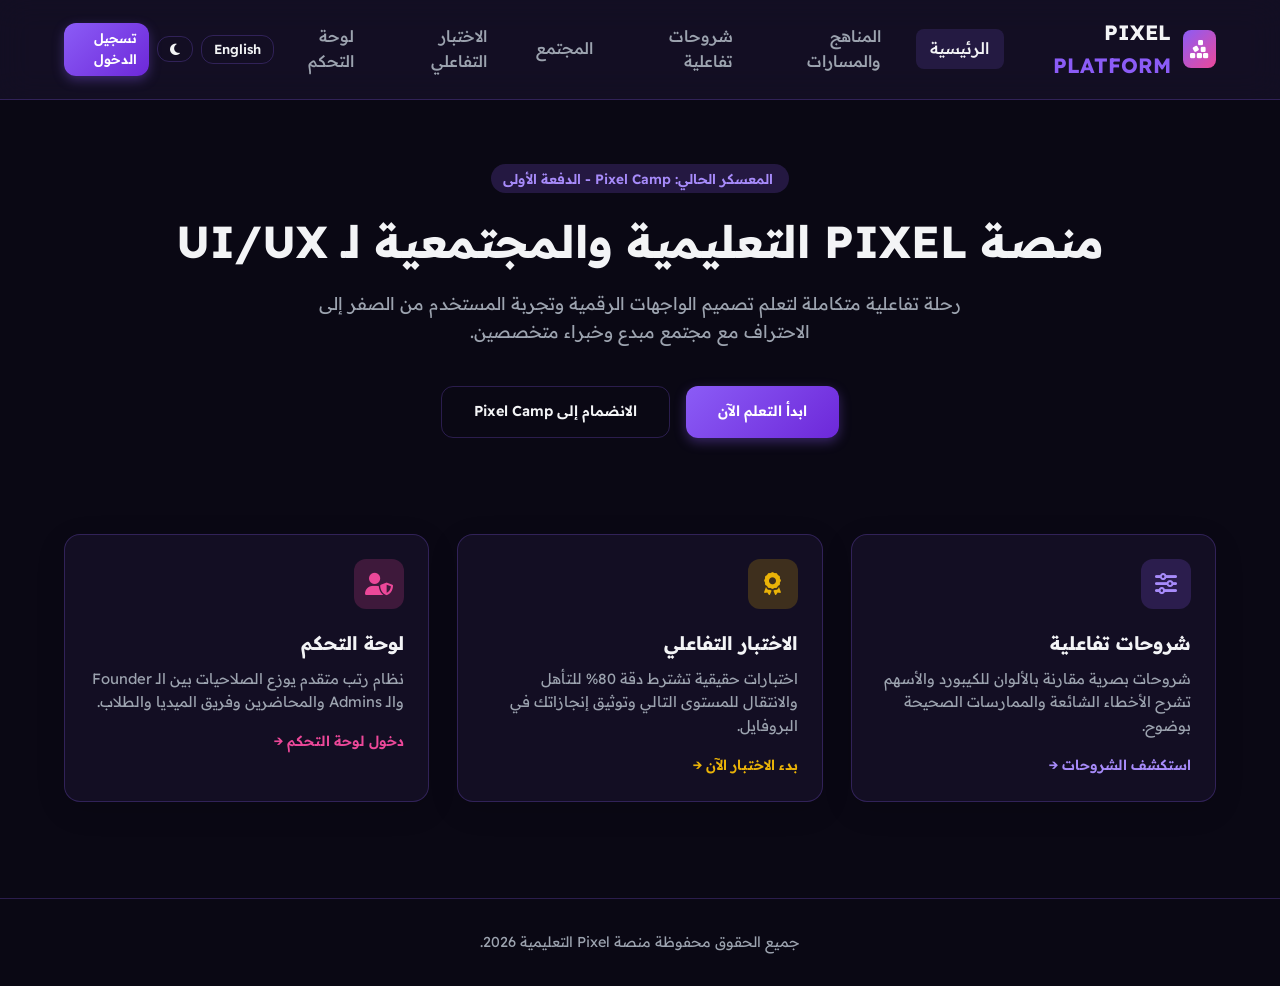
<file: index.html>
<!DOCTYPE html>
<html lang="ar" dir="rtl">
<head>
  <meta charset="UTF-8">
  <meta name="viewport" content="width=device-width, initial-scale=1.0">
  <title>Pixel UI/UX Educational Platform | المنصة التعليمية والمجتمعية</title>
  <meta name="description" content="منصة Pixel التعليمية والمجتمعية المتكاملة لتعلم UI/UX من الصفر إلى الاحتراف بمسارات تفاعلية واختبارات قياس مستوى ودعم مجتمعي.">
  
  <link rel="preconnect" href="https://fonts.googleapis.com">
  <link rel="preconnect" href="https://fonts.gstatic.com" crossorigin>
  <link href="https://fonts.googleapis.com/css2?family=Outfit:wght@400;500;600;700;800&family=Readex+Pro:wght@300;400;500;600;700&display=swap" rel="stylesheet">
  <link rel="stylesheet" href="https://cdnjs.cloudflare.com/ajax/libs/font-awesome/6.5.1/css/all.min.css">
  <link rel="stylesheet" href="css/style.css">
</head>
<body>

  <!-- Main Navbar Header -->
  <header class="navbar">
    <div class="container nav-container">
      <a href="index.html" class="logo">
        <span class="logo-icon"><i class="fa-solid fa-cubes-stacked"></i></span>
        <span>PIXEL <span style="color: var(--primary-purple);">PLATFORM</span></span>
      </a>

      <nav class="nav-links">
        <a href="index.html" class="nav-link active" data-i18n="navHome">الرئيسية</a>
        <a href="pages/levels.html" class="nav-link" data-i18n="navCourses">المناهج والمسارات</a>
        <a href="pages/lesson-detail.html" class="nav-link" data-i18n="navSliders">شروحات تفاعلية</a>
        <a href="../Pixel-Community/index.html" class="nav-link" data-i18n="navCommunity">المجتمع</a>
        <a href="pages/quiz.html" class="nav-link" data-i18n="navQuiz">الاختبار التفاعلي</a>
        <a href="pages/dashboard.html" class="nav-link" data-i18n="navDashboard">لوحة التحكم</a>
      </nav>

      <div class="controls-group">
        <button class="btn btn-outline btn-sm lang-toggle-btn" onclick="window.i18n.toggleLang()">English</button>
        <button class="btn btn-outline btn-sm" onclick="window.i18n.toggleTheme()"><i class="fa-solid fa-moon"></i></button>
        <a href="pages/login.html" class="btn btn-primary btn-sm" id="auth-nav-btn" data-i18n="navLogin">تسجيل الدخول</a>
      </div>
    </div>
  </header>

  <!-- Hero Section -->
  <section class="container" style="padding: 4rem 1.5rem; text-align: center;">
    <div class="badge badge-purple" style="margin-bottom: 1.25rem; font-size: 0.85rem;">
      <i class="fa-solid fa-sparkles"></i> <span data-i18n="activeCamp">المعسكر الحالي: Pixel Camp - الدفعة الأولى</span>
    </div>
    
    <h1 style="font-size: 2.8rem; font-weight: 800; margin-bottom: 1.25rem; line-height: 1.25;" data-i18n="heroTitle">
      منصة PIXEL التعليمية والمجتمعية لـ UI/UX
    </h1>
    
    <p style="max-width: 700px; margin: 0 auto 2.5rem; color: var(--text-muted); font-size: 1.1rem;" data-i18n="heroSubtitle">
      رحلة تفاعلية متكاملة لتعلم تصميم الواجهات الرقمية وتجربة المستخدم من الصفر إلى الاحتراف مع مجتمع مبدع وخبراء متخصصين.
    </p>

    <div style="display: flex; justify-content: center; gap: 1rem; flex-wrap: wrap;">
      <a href="pages/lesson-detail.html" class="btn btn-primary" style="padding: 0.85rem 2rem;" data-i18n="startLearning">
        ابدأ التعلم الآن <i class="fa-solid fa-arrow-left"></i>
      </a>
      <a href="pages/signup.html" class="btn btn-outline" style="padding: 0.85rem 2rem;" data-i18n="joinCamp">
        الانضمام إلى Pixel Camp
      </a>
    </div>
  </section>

  <!-- Features & Modules Overview Grid -->
  <section class="container" style="padding: 2rem 1.5rem 6rem;">
    <div style="display: grid; grid-template-columns: repeat(auto-fit, minmax(300px, 1fr)); gap: 1.75rem;">
      
      <!-- Feature 1 -->
      <div class="glass-card">
        <div style="width: 50px; height: 50px; border-radius: 12px; background: rgba(139, 92, 246, 0.2); color: var(--primary-glow); display: flex; align-items: center; justify-content: center; font-size: 1.4rem; margin-bottom: 1.25rem;">
          <i class="fa-solid fa-sliders"></i>
        </div>
        <h3 style="margin-bottom: 0.5rem;" data-i18n="navSliders">شروحات تفاعلية (Sliders)</h3>
        <p style="color: var(--text-muted); font-size: 0.925rem;">شروحات بصرية مقارنة بالألوان للكيبورد والأسهم تشرح الأخطاء الشائعة والممارسات الصحيحة بوضوح.</p>
        <a href="pages/lesson-detail.html" style="display: inline-block; margin-top: 1rem; color: var(--primary-glow); text-decoration: none; font-weight: 600; font-size: 0.875rem;">استكشف الشروحات &rarr;</a>
      </div>

      <!-- Feature 2 -->
      <div class="glass-card">
        <div style="width: 50px; height: 50px; border-radius: 12px; background: rgba(234, 179, 8, 0.2); color: #eab308; display: flex; align-items: center; justify-content: center; font-size: 1.4rem; margin-bottom: 1.25rem;">
          <i class="fa-solid fa-award"></i>
        </div>
        <h3 style="margin-bottom: 0.5rem;" data-i18n="navQuiz">اختبارات جادة وأوسمة إنجاز</h3>
        <p style="color: var(--text-muted); font-size: 0.925rem;">اختبارات حقيقية تشترط دقة 80% للتأهل والانتقال للمستوى التالي وتوثيق إنجازاتك في البروفايل.</p>
        <a href="pages/quiz.html" style="display: inline-block; margin-top: 1rem; color: #eab308; text-decoration: none; font-weight: 600; font-size: 0.875rem;">بدء الاختبار الآن &rarr;</a>
      </div>

      <!-- Feature 3 -->
      <div class="glass-card">
        <div style="width: 50px; height: 50px; border-radius: 12px; background: rgba(236, 72, 153, 0.2); color: #ec4899; display: flex; align-items: center; justify-content: center; font-size: 1.4rem; margin-bottom: 1.25rem;">
          <i class="fa-solid fa-user-shield"></i>
        </div>
        <h3 style="margin-bottom: 0.5rem;" data-i18n="navDashboard">نظام الصلاحيات والرتب (RBAC)</h3>
        <p style="color: var(--text-muted); font-size: 0.925rem;">نظام رتب متقدم يوزع الصلاحيات بين الـ Founder والـ Admins والمحاضرين وفريق الميديا والطلاب.</p>
        <a href="pages/dashboard.html" style="display: inline-block; margin-top: 1rem; color: #ec4899; text-decoration: none; font-weight: 600; font-size: 0.875rem;">دخول لوحة التحكم &rarr;</a>
      </div>

    </div>
  </section>

  <!-- Footer -->
  <footer style="border-top: 1px solid var(--border-color); padding: 2rem 0; text-align: center; color: var(--text-muted); font-size: 0.9rem;">
    <div class="container">
      <p data-i18n="footerText">جميع الحقوق محفوظة منصة Pixel التعليمية 2026.</p>
    </div>
  </footer>

  <script src="js/i18n.js"></script>
  <script src="js/auth.js"></script>
</body>
</html>
</file>
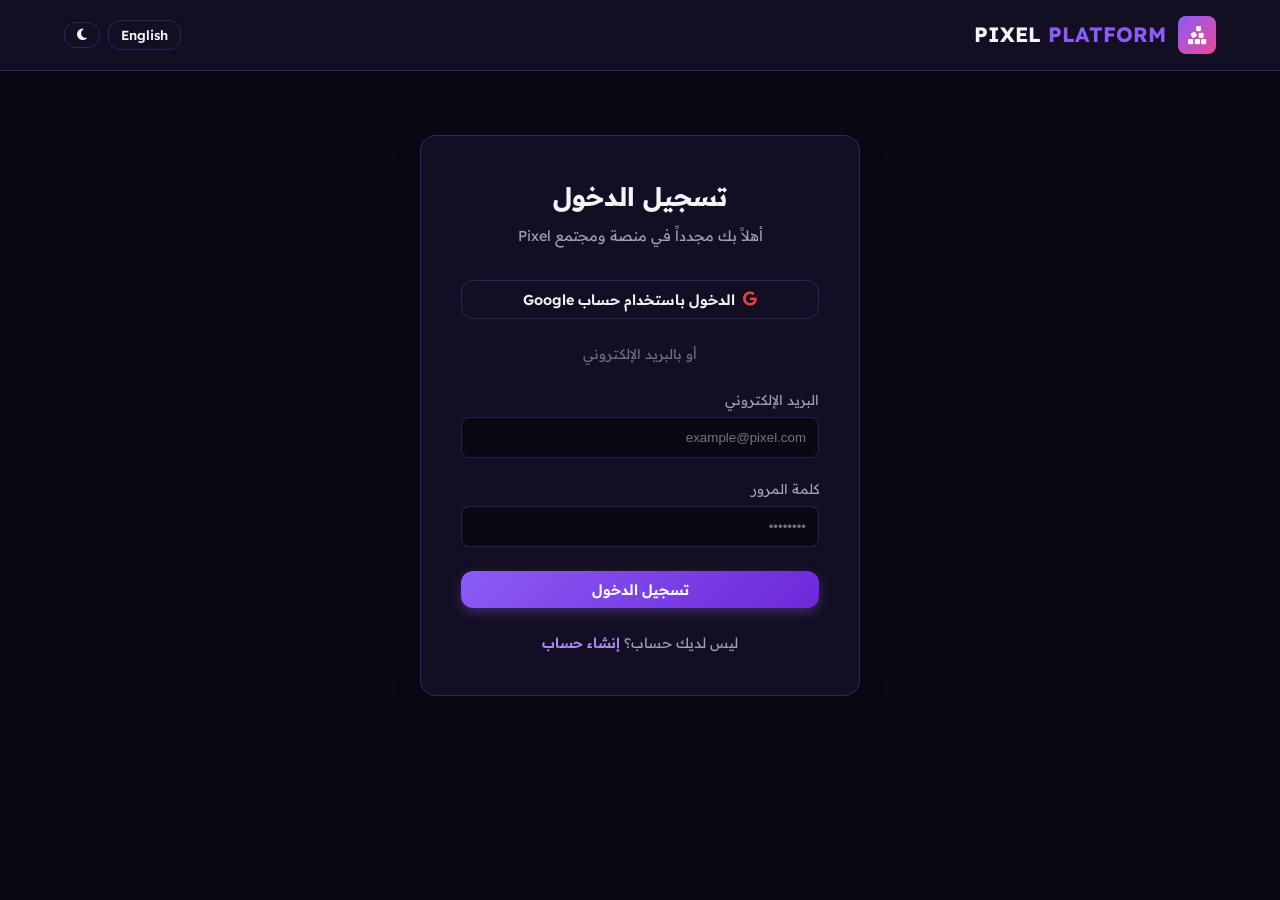
<file: pages/dashboard.html>
<!DOCTYPE html>
<html lang="ar" dir="rtl">
<head>
  <meta charset="UTF-8">
  <meta name="viewport" content="width=device-width, initial-scale=1.0">
  <title>لوحة التحكم والإدارة | Pixel UI/UX Platform</title>
  <link rel="preconnect" href="https://fonts.googleapis.com">
  <link rel="preconnect" href="https://fonts.gstatic.com" crossorigin>
  <link href="https://fonts.googleapis.com/css2?family=Outfit:wght@400;500;600;700&family=Readex+Pro:wght@300;400;500;600;700&display=swap" rel="stylesheet">
  <link rel="stylesheet" href="https://cdnjs.cloudflare.com/ajax/libs/font-awesome/6.5.1/css/all.min.css">
  <link rel="stylesheet" href="../css/style.css">
</head>
<body>
  <!-- Header Navbar -->
  <header class="navbar">
    <div class="container nav-container">
      <a href="../index.html" class="logo">
        <span class="logo-icon"><i class="fa-solid fa-cubes-stacked"></i></span>
        <span>PIXEL <span style="color: var(--primary-purple);">PLATFORM</span></span>
      </a>

      <nav class="nav-links">
        <a href="../index.html" class="nav-link" data-i18n="navHome">الرئيسية</a>
        <a href="levels.html" class="nav-link" data-i18n="navCourses">المناهج والمسارات</a>
        <a href="lesson-detail.html" class="nav-link" data-i18n="navSliders">شروحات تفاعلية</a>
        <a href="quiz.html" class="nav-link" data-i18n="navQuiz">الاختبار التفاعلي</a>
        <a href="dashboard.html" class="nav-link active" data-i18n="navDashboard">لوحة التحكم</a>
      </nav>

      <div class="controls-group">
        <button class="btn btn-outline btn-sm lang-toggle-btn" onclick="window.i18n.toggleLang()">English</button>
        <button class="btn btn-outline btn-sm" onclick="window.i18n.toggleTheme()"><i class="fa-solid fa-moon"></i></button>
        <button class="btn btn-outline btn-sm" id="logout-btn" onclick="window.pixelAuth.logout()" data-i18n="navLogout">تسجيل الخروج</button>
      </div>
    </div>
  </header>

  <!-- Dashboard Main Content -->
  <main class="container" style="padding: 3rem 1.5rem 6rem;">
    
    <!-- User Profile Banner -->
    <div class="glass-card" style="margin-bottom: 2rem; padding: 2rem; display: flex; flex-wrap: wrap; align-items: center; justify-content: space-between; gap: 1.5rem;">
      <div style="display: flex; align-items: center; gap: 1.25rem;">
        <div style="width: 60px; height: 60px; border-radius: 50%; background: linear-gradient(135deg, var(--primary-purple), #ec4899); display: flex; align-items: center; justify-content: center; font-size: 1.5rem; font-weight: 700; color: white;" id="user-avatar-initial">
          ع
        </div>
        <div>
          <h2 id="user-display-name" style="font-size: 1.4rem;">عبد الرحمن عمارة</h2>
          <p id="user-email" style="color: var(--text-muted); font-size: 0.9rem;"></p>
          <div style="margin-top: 0.5rem;" id="user-role-badge">
            <span class="badge badge-purple" id="role-text">Founder</span>
          </div>
        </div>
      </div>

      <div style="display: flex; gap: 1rem; flex-wrap: wrap;">
        <div style="background: rgba(139, 92, 246, 0.1); border: 1px solid var(--border-color); padding: 0.75rem 1.25rem; border-radius: var(--radius-md); text-align: center;">
          <span style="display: block; font-size: 0.75rem; color: var(--text-muted);" data-i18n="activeCamp">المعسكر الحالي</span>
          <strong style="color: var(--primary-glow);" id="user-camp-name">Pixel Camp - Round 1</strong>
        </div>
      </div>
    </div>

    <!-- Student View Grid -->
    <div style="display: grid; grid-template-columns: 1fr 1fr; gap: 2rem; margin-bottom: 3rem;" id="student-view-section">
      
      <!-- Progress & Badges Card -->
      <div class="glass-card">
        <h3 style="margin-bottom: 1.25rem; font-size: 1.15rem;" data-i18n="progressOverall"><i class="fa-solid fa-chart-pie" style="color: var(--primary-glow);"></i> نسبة إنجاز المسار التعليمي</h3>
        <div style="background: rgba(255, 255, 255, 0.05); height: 16px; border-radius: 50px; overflow: hidden; margin-bottom: 1.5rem;">
          <div id="progress-bar-fill" style="width: 85%; height: 100%; background: linear-gradient(90deg, var(--primary-purple), #ec4899); border-radius: 50px;"></div>
        </div>

        <h4 style="margin-bottom: 1rem; font-size: 1rem;">الأوسمة والإنجازات المكتسبة</h4>
        <div style="display: flex; gap: 0.75rem; flex-wrap: wrap;" id="user-badges-list">
          <span class="badge badge-gold"><i class="fa-solid fa-medal"></i> Master UI/UX</span>
          <span class="badge badge-purple"><i class="fa-solid fa-shield"></i> Founder</span>
        </div>
      </div>

      <!-- Top 3 Leaderboard Card -->
      <div class="glass-card">
        <h3 style="margin-bottom: 1.25rem; font-size: 1.15rem;" data-i18n="topLeaderboardTitle"><i class="fa-solid fa-trophy" style="color: #eab308;"></i> أفضل 3 طلاب في الدفعة (Top 3 in Camp)</h3>
        <div id="top3-leaderboard-container">
          <!-- Dynamically Injected Top 3 -->
        </div>
      </div>

    </div>

    <!-- Staff & Admin RBAC Control Panel (For Founder, Admins & Instructors) -->
    <div class="glass-card" id="admin-staff-panel" style="padding: 2rem;">
      <div style="display: flex; align-items: center; justify-content: space-between; margin-bottom: 1.5rem; border-bottom: 1px solid var(--border-light); padding-bottom: 1rem;">
        <h3><i class="fa-solid fa-user-gear" style="color: var(--primary-glow);"></i> <span data-i18n="adminPanelTitle">لوحة إدارة الرتب وتوزيع الطلاب (Admin & Staff Panel)</span></h3>
        <span class="badge badge-purple">صلاحيات الإدارة والـ Staff</span>
      </div>

      <div style="overflow-x: auto;">
        <table style="width: 100%; border-collapse: collapse; text-align: right;">
          <thead>
            <tr style="border-bottom: 1px solid var(--border-color); color: var(--text-muted);">
              <th style="padding: 0.75rem;">المستخدم</th>
              <th style="padding: 0.75rem;">البريد الإلكتروني</th>
              <th style="padding: 0.75rem;">الرتبة الحالية</th>
              <th style="padding: 0.75rem;">المعسكر / Round</th>
              <th style="padding: 0.75rem;">تغيير الرتبة (RBAC)</th>
            </tr>
          </thead>
          <tbody id="all-users-table-body">
            <!-- Dynamically Injected User Rows -->
          </tbody>
        </table>
      </div>
    </div>

  </main>

  <script src="../js/i18n.js"></script>
  <script src="../js/auth.js"></script>
  <script src="../js/dashboard.js"></script>
</body>
</html>
</file>
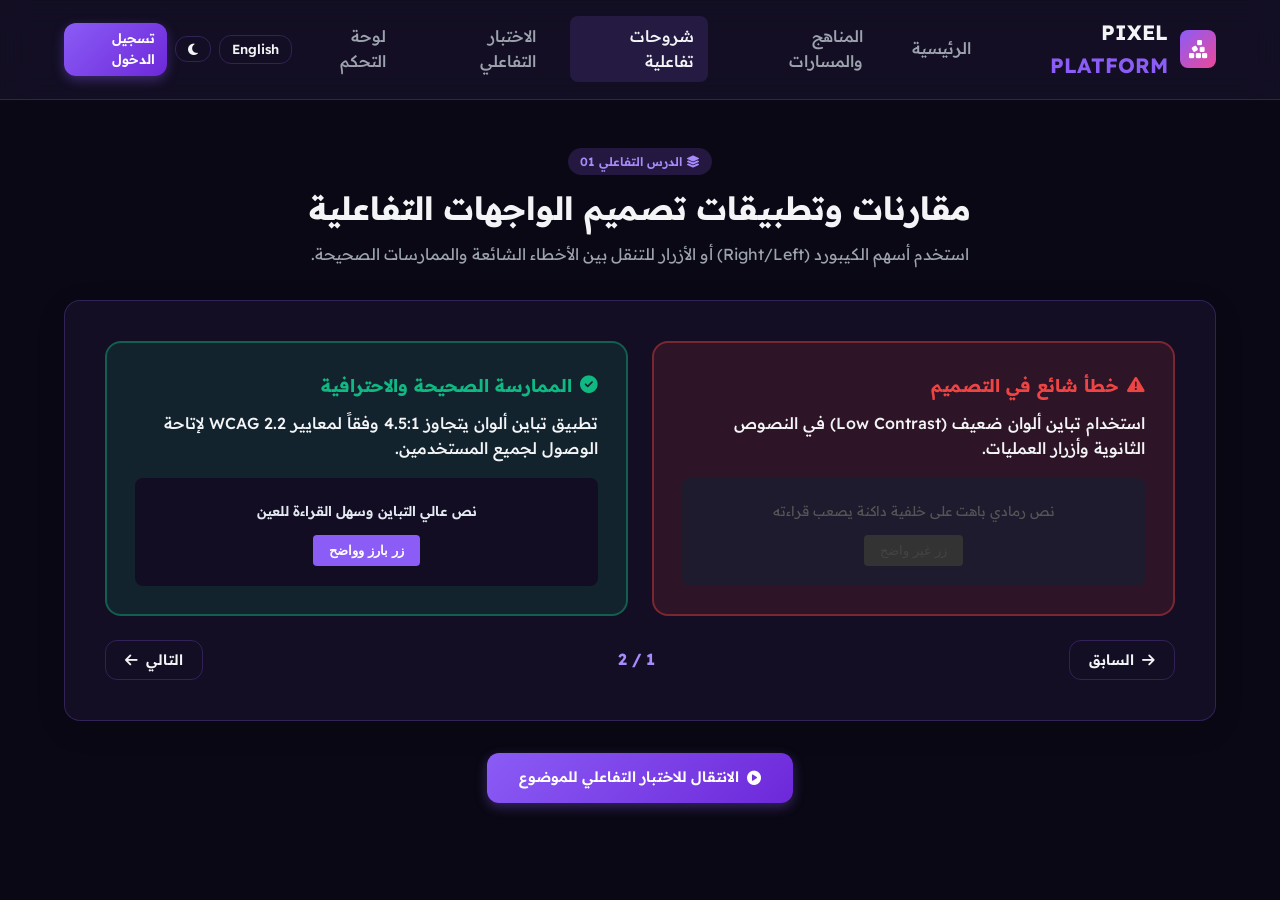
<file: pages/lesson-detail.html>
<!DOCTYPE html>
<html lang="ar" dir="rtl">
<head>
  <meta charset="UTF-8">
  <meta name="viewport" content="width=device-width, initial-scale=1.0">
  <title>الشرح التفاعلي والمقارنات البصرية | Pixel UI/UX Platform</title>
  <link rel="preconnect" href="https://fonts.googleapis.com">
  <link rel="preconnect" href="https://fonts.gstatic.com" crossorigin>
  <link href="https://fonts.googleapis.com/css2?family=Outfit:wght@400;500;600;700&family=Readex+Pro:wght@300;400;500;600;700&display=swap" rel="stylesheet">
  <link rel="stylesheet" href="https://cdnjs.cloudflare.com/ajax/libs/font-awesome/6.5.1/css/all.min.css">
  <link rel="stylesheet" href="../css/style.css">
</head>
<body>
  <!-- Header Navbar -->
  <header class="navbar">
    <div class="container nav-container">
      <a href="../index.html" class="logo">
        <span class="logo-icon"><i class="fa-solid fa-cubes-stacked"></i></span>
        <span>PIXEL <span style="color: var(--primary-purple);">PLATFORM</span></span>
      </a>

      <nav class="nav-links">
        <a href="../index.html" class="nav-link" data-i18n="navHome">الرئيسية</a>
        <a href="levels.html" class="nav-link" data-i18n="navCourses">المناهج والمسارات</a>
        <a href="lesson-detail.html" class="nav-link active" data-i18n="navSliders">شروحات تفاعلية</a>
        <a href="quiz.html" class="nav-link" data-i18n="navQuiz">الاختبار التفاعلي</a>
        <a href="dashboard.html" class="nav-link" data-i18n="navDashboard">لوحة التحكم</a>
      </nav>

      <div class="controls-group">
        <button class="btn btn-outline btn-sm lang-toggle-btn" onclick="window.i18n.toggleLang()">English</button>
        <button class="btn btn-outline btn-sm" onclick="window.i18n.toggleTheme()"><i class="fa-solid fa-moon"></i></button>
        <a href="login.html" class="btn btn-primary btn-sm" id="auth-nav-btn" data-i18n="navLogin">تسجيل الدخول</a>
      </div>
    </div>
  </header>

  <!-- Interactive Sliders Main Section -->
  <main class="container" style="padding: 3rem 1.5rem 6rem;">
    
    <div style="text-align: center; margin-bottom: 2rem;">
      <span class="badge badge-purple" style="margin-bottom: 0.5rem;"><i class="fa-solid fa-layer-group"></i> الدرس التفاعلي 01</span>
      <h1 style="font-size: 2rem; margin-bottom: 0.5rem;" data-i18n="sliderTitle">مقارنات وتطبيقات تصميم الواجهات التفاعلية</h1>
      <p style="color: var(--text-muted);" data-i18n="sliderSubtitle">استخدم أسهم الكيبورد (Right/Left) أو الأزرار للتنقل بين الأخطاء الشائعة والممارسات الصحيحة.</p>
    </div>

    <!-- Sliders Wrapper -->
    <div class="glass-card" style="padding: 2.5rem;">
      
      <!-- Slide Item 1 -->
      <div class="slide-item active">
        <div class="slide-box mistake">
          <h4><i class="fa-solid fa-triangle-exclamation"></i> <span data-i18n="slideMistake">خطأ شائع في التصميم</span></h4>
          <p style="margin-bottom: 1rem; color: var(--text-main); font-weight: 500;">استخدام تباين ألوان ضعيف (Low Contrast) في النصوص الثانوية وأزرار العمليات.</p>
          <div style="background: #1e1b2e; padding: 1.25rem; border-radius: 8px; color: #555; text-align: center;">
            <span style="font-size: 0.85rem;">نص رمادي باهت على خلفية داكنة يصعب قراءته</span>
            <button style="display: block; margin: 0.75rem auto 0; padding: 0.5rem 1rem; background: #333; color: #444; border: none; border-radius: 4px;">زر غير واضح</button>
          </div>
        </div>

        <div class="slide-box practice">
          <h4><i class="fa-solid fa-circle-check"></i> <span data-i18n="slideBestPractice">الممارسة الصحيحة والاحترافية</span></h4>
          <p style="margin-bottom: 1rem; color: var(--text-main); font-weight: 500;">تطبيق تباين ألوان يتجاوز 4.5:1 وفقاً لمعايير WCAG 2.2 لإتاحة الوصول لجميع المستخدمين.</p>
          <div style="background: #130d24; padding: 1.25rem; border-radius: 8px; color: #f3f4f6; text-align: center;">
            <span style="font-size: 0.85rem; font-weight: 600; color: #e2e8f0;">نص عالي التباين وسهل القراءة للعين</span>
            <button style="display: block; margin: 0.75rem auto 0; padding: 0.5rem 1rem; background: #8b5cf6; color: #fff; border: none; border-radius: 4px; font-weight: 600;">زر بارز وواضح</button>
          </div>
        </div>
      </div>

      <!-- Slide Item 2 -->
      <div class="slide-item">
        <div class="slide-box mistake">
          <h4><i class="fa-solid fa-triangle-exclamation"></i> <span data-i18n="slideMistake">خطأ شائع في التصميم</span></h4>
          <p style="margin-bottom: 1rem; color: var(--text-main); font-weight: 500;">أزرار لمس صغيرة (Touch Targets) أقل من 30px على شاشات الهواتف المحمولة.</p>
          <div style="background: #1e1b2e; padding: 1.25rem; border-radius: 8px; text-align: center;">
            <button style="padding: 2px 6px; font-size: 10px; background: #ef4444; color: #fff; border: none; border-radius: 2px;">اضغط هنا</button>
          </div>
        </div>

        <div class="slide-box practice">
          <h4><i class="fa-solid fa-circle-check"></i> <span data-i18n="slideBestPractice">الممارسة الصحيحة والاحترافية</span></h4>
          <p style="margin-bottom: 1rem; color: var(--text-main); font-weight: 500;">توفير منطقة لمس لا تقل عن 44px x 44px مع مسافات آمنة تمنع الضغط الخاطئ.</p>
          <div style="background: #130d24; padding: 1.25rem; border-radius: 8px; text-align: center;">
            <button style="padding: 0.75rem 1.5rem; font-size: 0.9rem; background: #10b981; color: #fff; border: none; border-radius: 8px; font-weight: 600;">اضغط بسهولة وآمان</button>
          </div>
        </div>
      </div>

      <!-- Slider Controls -->
      <div class="slider-controls">
        <button class="btn btn-outline" id="prev-slide-btn"><i class="fa-solid fa-arrow-right"></i> <span data-i18n="prevSlide">السابق</span></button>
        <span id="slide-counter" style="font-weight: 700; color: var(--primary-glow);">1 / 2</span>
        <button class="btn btn-outline" id="next-slide-btn"><span data-i18n="nextSlide">التالي</span> <i class="fa-solid fa-arrow-left"></i></button>
      </div>

    </div>

    <div style="margin-top: 2rem; text-align: center;">
      <a href="quiz.html" class="btn btn-primary" style="padding: 0.85rem 2rem;"><i class="fa-solid fa-circle-play"></i> الانتقال للاختبار التفاعلي للموضوع</a>
    </div>

  </main>

  <script src="../js/i18n.js"></script>
  <script src="../js/auth.js"></script>
  <script src="../js/slider.js"></script>
</body>
</html>
</file>
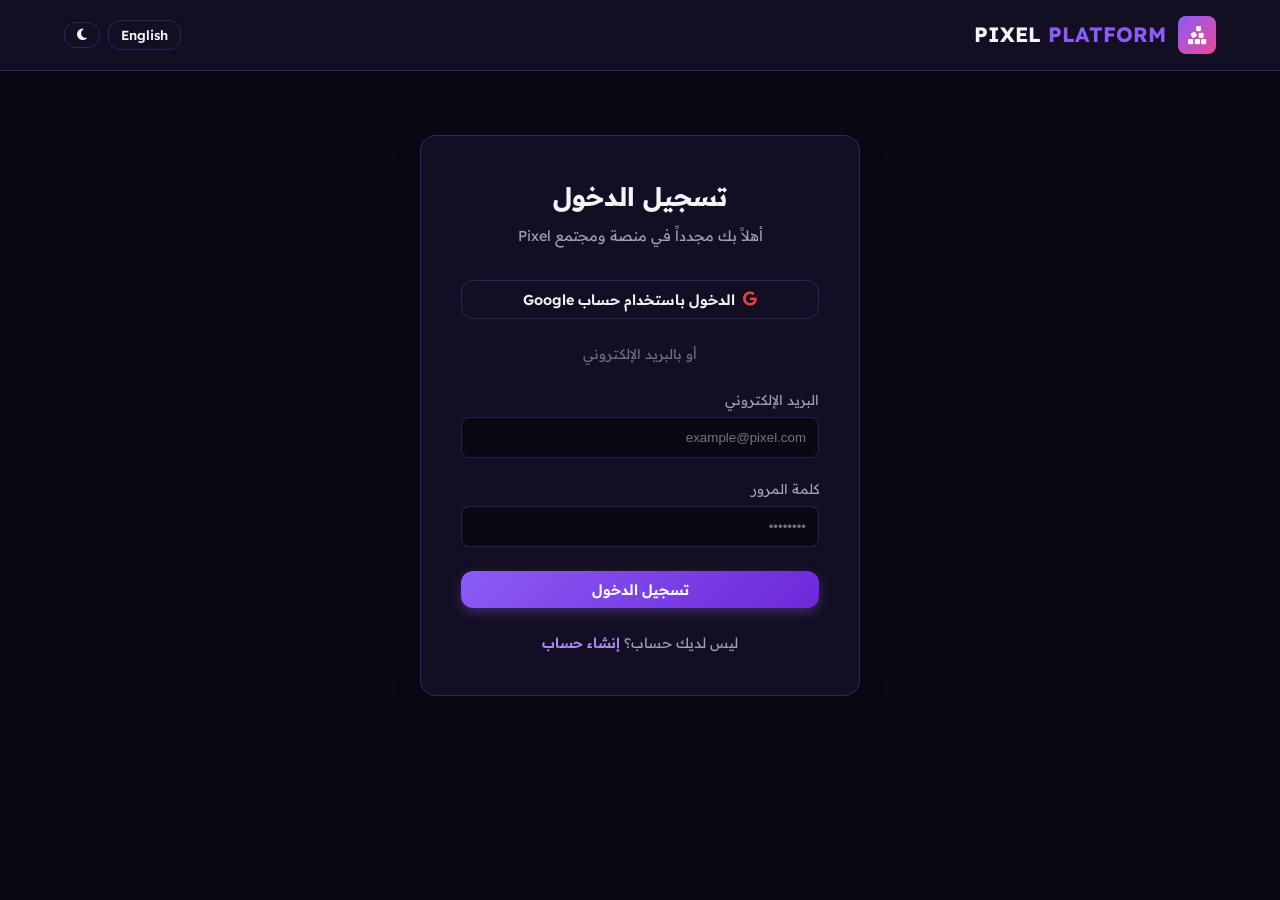
<file: pages/login.html>
<!DOCTYPE html>
<html lang="ar" dir="rtl">
<head>
  <meta charset="UTF-8">
  <meta name="viewport" content="width=device-width, initial-scale=1.0">
  <title>تسجيل الدخول | Pixel UI/UX Platform</title>
  <link rel="preconnect" href="https://fonts.googleapis.com">
  <link rel="preconnect" href="https://fonts.gstatic.com" crossorigin>
  <link href="https://fonts.googleapis.com/css2?family=Outfit:wght@400;500;600;700&family=Readex+Pro:wght@300;400;500;600;700&display=swap" rel="stylesheet">
  <link rel="stylesheet" href="https://cdnjs.cloudflare.com/ajax/libs/font-awesome/6.5.1/css/all.min.css">
  <link rel="stylesheet" href="../css/style.css">
</head>
<body>
  <!-- Header Navbar -->
  <header class="navbar">
    <div class="container nav-container">
      <a href="../index.html" class="logo">
        <span class="logo-icon"><i class="fa-solid fa-cubes-stacked"></i></span>
        <span>PIXEL <span style="color: var(--primary-purple);">PLATFORM</span></span>
      </a>

      <div class="controls-group">
        <button class="btn btn-outline btn-sm lang-toggle-btn" onclick="window.i18n.toggleLang()">English</button>
        <button class="btn btn-outline btn-sm" onclick="window.i18n.toggleTheme()"><i class="fa-solid fa-moon"></i></button>
      </div>
    </div>
  </header>

  <!-- Login Form -->
  <main class="container" style="padding: 4rem 1.5rem; display: flex; justify-content: center;">
    <div class="glass-card" style="width: 100%; max-width: 440px; padding: 2.5rem;">
      
      <div style="text-align: center; margin-bottom: 2rem;">
        <h2 style="font-size: 1.6rem; margin-bottom: 0.5rem;" data-i18n="navLogin">تسجيل الدخول</h2>
        <p style="color: var(--text-muted); font-size: 0.9rem;">أهلاً بك مجدداً في منصة ومجتمع Pixel</p>
      </div>

      <button type="button" class="btn btn-outline" style="width: 100%; justify-content: center; margin-bottom: 1.5rem;" id="google-login-btn">
        <i class="fa-brands fa-google" style="color: #ea4335;"></i> الدخول باستخدام حساب Google
      </button>

      <div style="text-align: center; color: var(--text-dim); margin-bottom: 1.5rem; font-size: 0.85rem;">أو بالبريد الإلكتروني</div>

      <form id="login-form">
        <div style="margin-bottom: 1.25rem;">
          <label style="display: block; font-size: 0.85rem; color: var(--text-muted); margin-bottom: 0.4rem;">البريد الإلكتروني</label>
          <input type="email" id="login-email" required placeholder="example@pixel.com" style="width: 100%; padding: 0.75rem; background: var(--bg-body); border: 1px solid var(--border-color); border-radius: var(--radius-sm); color: var(--text-main);">
        </div>

        <div style="margin-bottom: 1.5rem;">
          <label style="display: block; font-size: 0.85rem; color: var(--text-muted); margin-bottom: 0.4rem;">كلمة المرور</label>
          <input type="password" id="login-password" required placeholder="••••••••" style="width: 100%; padding: 0.75rem; background: var(--bg-body); border: 1px solid var(--border-color); border-radius: var(--radius-sm); color: var(--text-main);">
        </div>

        <button type="submit" class="btn btn-primary" style="width: 100%; justify-content: center;" data-i18n="navLogin">تسجيل الدخول</button>
      </form>

      <div style="margin-top: 1.5rem; text-align: center; font-size: 0.875rem;">
        <span style="color: var(--text-muted);">ليس لديك حساب؟</span>
        <a href="signup.html" style="color: var(--primary-glow); font-weight: 600; text-decoration: none;" data-i18n="navSignup">إنشاء حساب جديد</a>
      </div>

    </div>
  </main>

  <script src="../js/i18n.js"></script>
  <script src="../js/auth.js"></script>
  <script>
    document.getElementById('login-form').addEventListener('submit', (e) => {
      e.preventDefault();
      const email = document.getElementById('login-email').value;
      const pass = document.getElementById('login-password').value;

      const res = window.pixelAuth.login(email, pass);
      if (res.success) {
        window.location.href = 'dashboard.html';
      } else {
        alert(res.message);
      }
    });

    document.getElementById('google-login-btn').addEventListener('click', () => {
      const res = window.pixelAuth.loginWithGoogle();
      if (res.success) {
        window.location.href = 'dashboard.html';
      }
    });
  </script>
</body>
</html>
</file>
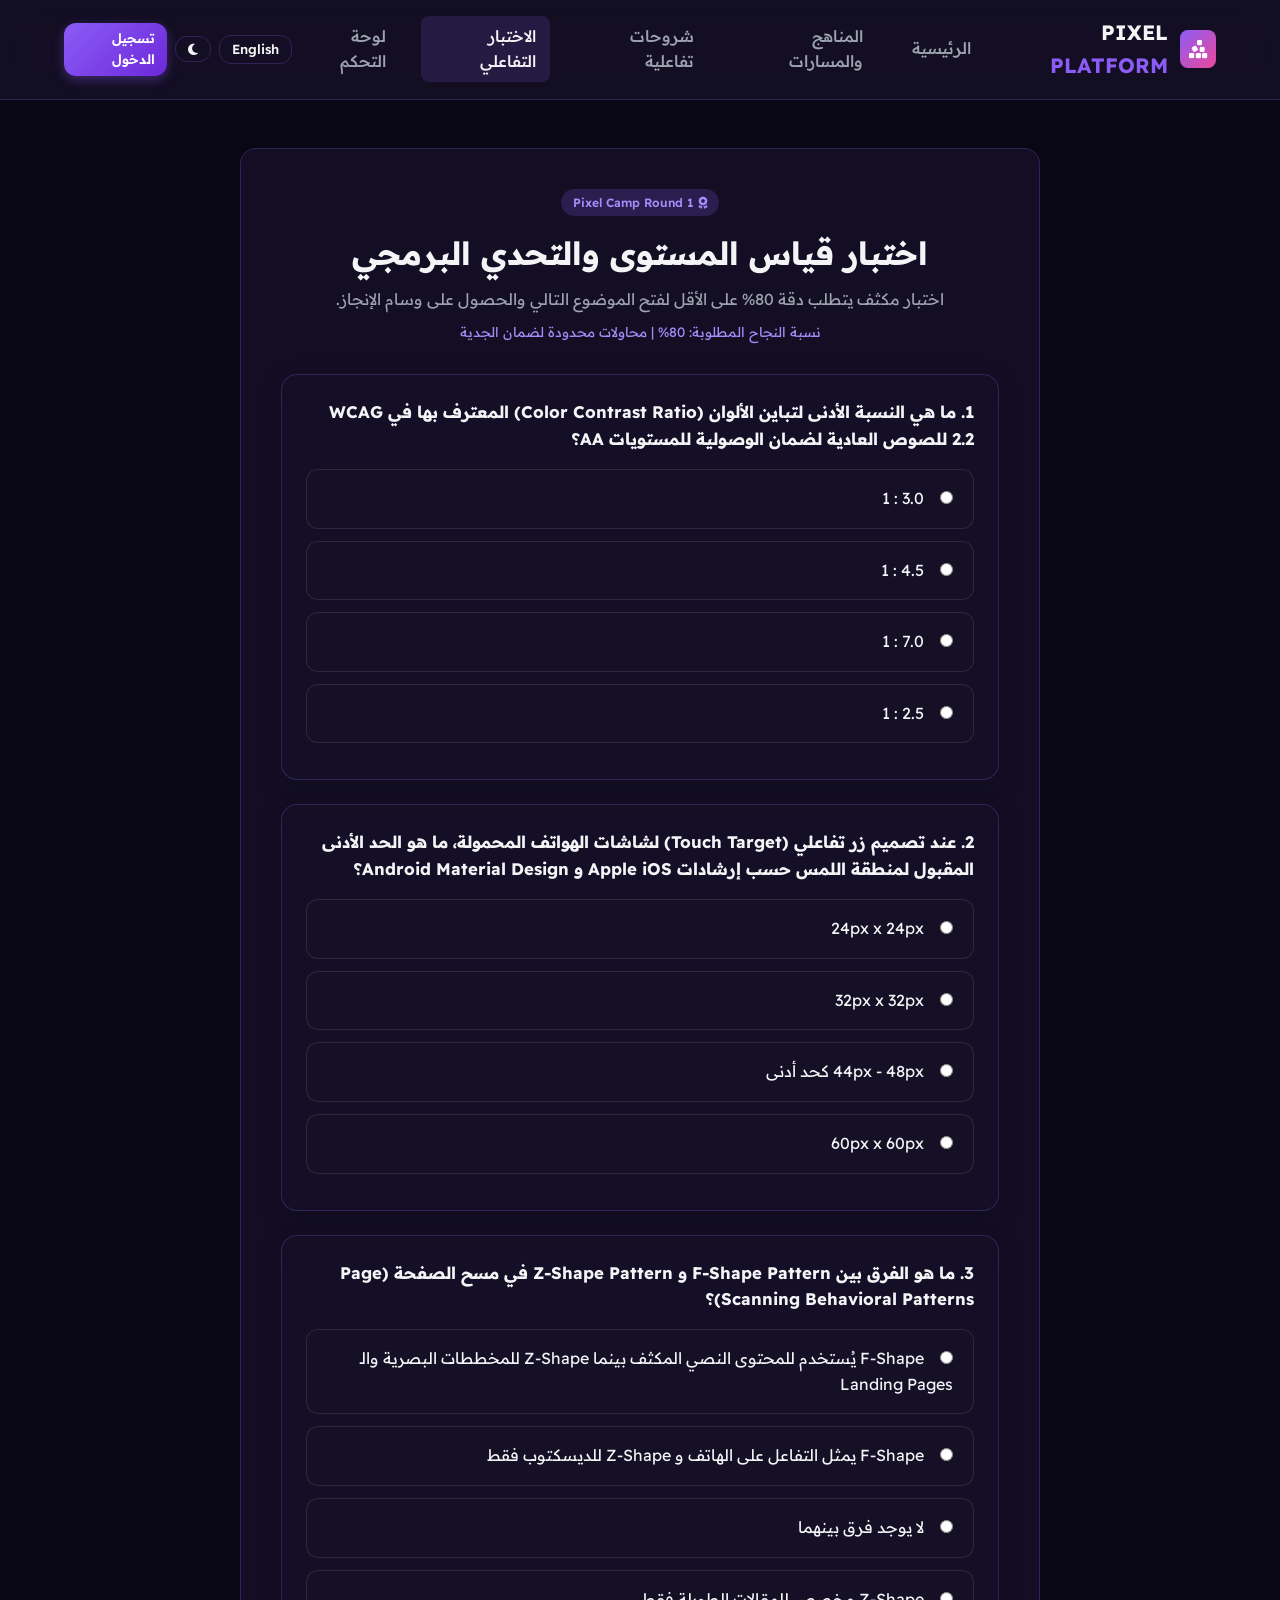
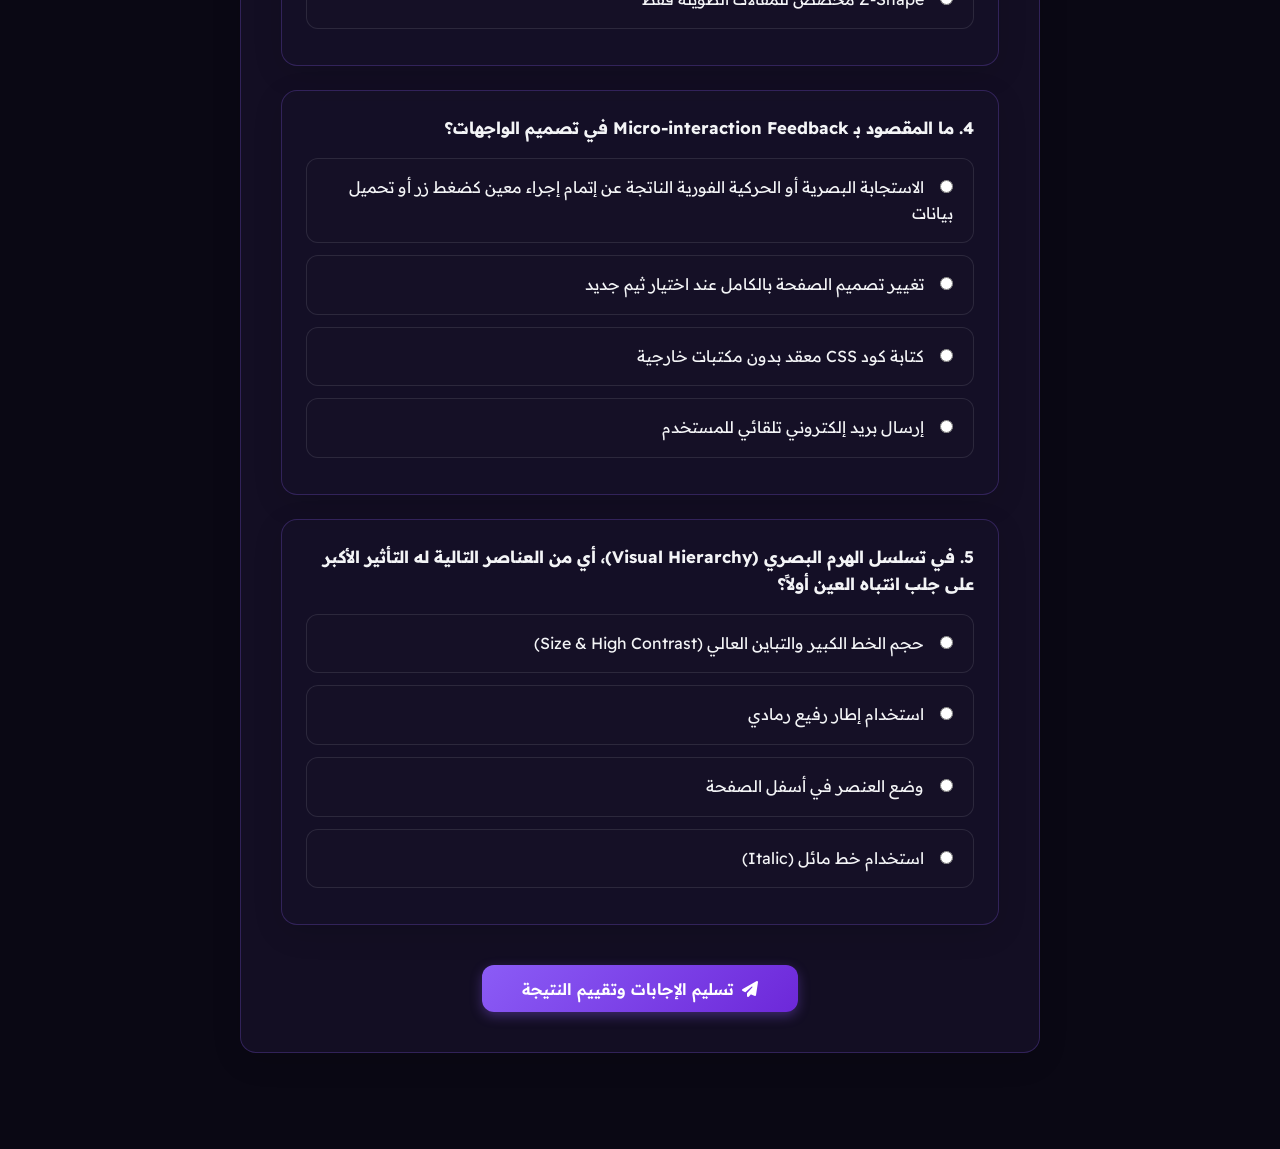
<file: pages/quiz.html>
<!DOCTYPE html>
<html lang="ar" dir="rtl">
<head>
  <meta charset="UTF-8">
  <meta name="viewport" content="width=device-width, initial-scale=1.0">
  <title>الاختبار التفاعلي | Pixel UI/UX Platform</title>
  <link rel="preconnect" href="https://fonts.googleapis.com">
  <link rel="preconnect" href="https://fonts.gstatic.com" crossorigin>
  <link href="https://fonts.googleapis.com/css2?family=Outfit:wght@400;500;600;700&family=Readex+Pro:wght@300;400;500;600;700&display=swap" rel="stylesheet">
  <link rel="stylesheet" href="https://cdnjs.cloudflare.com/ajax/libs/font-awesome/6.5.1/css/all.min.css">
  <link rel="stylesheet" href="../css/style.css">
</head>
<body>
  <!-- Header Navbar -->
  <header class="navbar">
    <div class="container nav-container">
      <a href="../index.html" class="logo">
        <span class="logo-icon"><i class="fa-solid fa-cubes-stacked"></i></span>
        <span>PIXEL <span style="color: var(--primary-purple);">PLATFORM</span></span>
      </a>

      <nav class="nav-links">
        <a href="../index.html" class="nav-link" data-i18n="navHome">الرئيسية</a>
        <a href="levels.html" class="nav-link" data-i18n="navCourses">المناهج والمسارات</a>
        <a href="lesson-detail.html" class="nav-link" data-i18n="navSliders">شروحات تفاعلية</a>
        <a href="quiz.html" class="nav-link active" data-i18n="navQuiz">الاختبار التفاعلي</a>
        <a href="dashboard.html" class="nav-link" data-i18n="navDashboard">لوحة التحكم</a>
      </nav>

      <div class="controls-group">
        <button class="btn btn-outline btn-sm lang-toggle-btn" onclick="window.i18n.toggleLang()">English</button>
        <button class="btn btn-outline btn-sm" onclick="window.i18n.toggleTheme()"><i class="fa-solid fa-moon"></i></button>
        <a href="login.html" class="btn btn-primary btn-sm" id="auth-nav-btn" data-i18n="navLogin">تسجيل الدخول</a>
      </div>
    </div>
  </header>

  <!-- Quiz Container -->
  <main class="container" style="padding: 3rem 1.5rem 6rem;">
    <div class="glass-card" style="max-width: 800px; margin: 0 auto; padding: 2.5rem;">
      
      <div style="text-align: center; margin-bottom: 2rem;">
        <span class="badge badge-purple" style="margin-bottom: 0.75rem;"><i class="fa-solid fa-award"></i> Pixel Camp Round 1</span>
        <h1 style="font-size: 2rem; margin-bottom: 0.5rem;" data-i18n="quizTitle">اختبار قياس المستوى والتحدي البرمجي</h1>
        <p style="color: var(--text-muted);" data-i18n="quizSubtitle">اختبار مكثف يتطلب دقة 80% على الأقل لفتح الموضوع التالي والحصول على وسام الإنجاز.</p>
        <p style="color: var(--primary-glow); font-size: 0.85rem; margin-top: 0.5rem;" data-i18n="passThresholdInfo">نسبة النجاح المطلوبة: 80% | محاولات محدودة لضمان الجدية</p>
      </div>

      <!-- Quiz Form -->
      <form id="quiz-form">
        <div id="quiz-questions-container">
          <!-- Dynamically Injected Questions -->
        </div>

        <div style="margin-top: 2.5rem; text-align: center;">
          <button type="submit" class="btn btn-primary" style="padding: 0.85rem 2.5rem; font-size: 1rem;">
            <i class="fa-solid fa-paper-plane"></i> <span data-i18n="submitQuiz">تسليم الإجابات وتقييم النتيجة</span>
          </button>
        </div>
      </form>

      <!-- Results Box -->
      <div id="quiz-result-box" style="display: none; margin-top: 2rem; padding: 2rem; border-radius: var(--radius-lg); text-align: center;">
        <i id="result-icon" class="fa-solid" style="font-size: 3.5rem; margin-bottom: 1rem;"></i>
        <h2 id="result-title" style="margin-bottom: 0.5rem;"></h2>
        <p id="result-score" style="font-size: 1.2rem; font-weight: 700; margin-bottom: 1rem;"></p>
        <p id="result-desc" style="color: var(--text-muted); margin-bottom: 1.5rem;"></p>
        <div id="result-actions"></div>
      </div>

    </div>
  </main>

  <script src="../js/i18n.js"></script>
  <script src="../js/auth.js"></script>
  <script src="../js/quiz.js"></script>
</body>
</html>
</file>
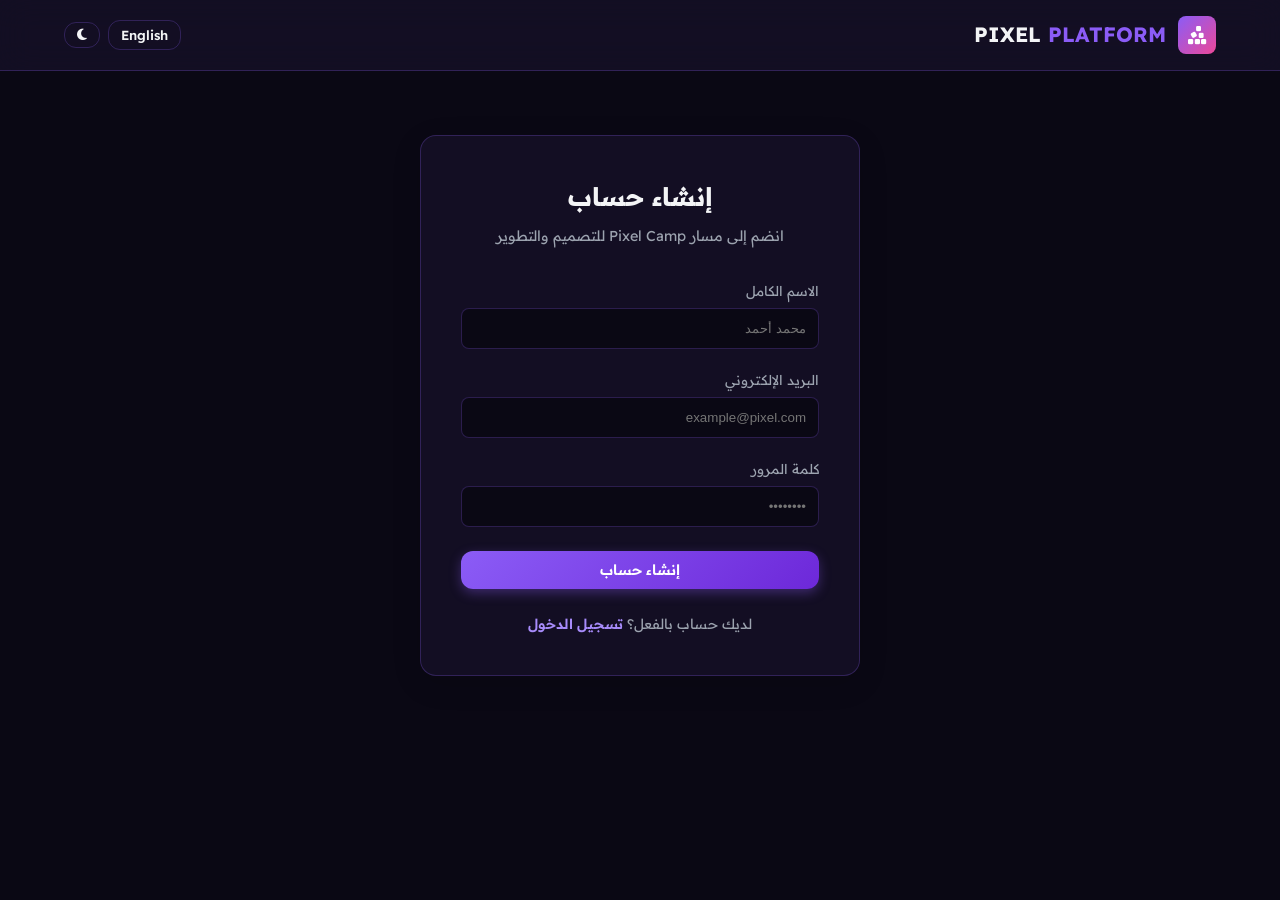
<file: pages/signup.html>
<!DOCTYPE html>
<html lang="ar" dir="rtl">
<head>
  <meta charset="UTF-8">
  <meta name="viewport" content="width=device-width, initial-scale=1.0">
  <title>إنشاء حساب جديد | Pixel UI/UX Platform</title>
  <link rel="preconnect" href="https://fonts.googleapis.com">
  <link rel="preconnect" href="https://fonts.gstatic.com" crossorigin>
  <link href="https://fonts.googleapis.com/css2?family=Outfit:wght@400;500;600;700&family=Readex+Pro:wght@300;400;500;600;700&display=swap" rel="stylesheet">
  <link rel="stylesheet" href="https://cdnjs.cloudflare.com/ajax/libs/font-awesome/6.5.1/css/all.min.css">
  <link rel="stylesheet" href="../css/style.css">
</head>
<body>
  <!-- Header Navbar -->
  <header class="navbar">
    <div class="container nav-container">
      <a href="../index.html" class="logo">
        <span class="logo-icon"><i class="fa-solid fa-cubes-stacked"></i></span>
        <span>PIXEL <span style="color: var(--primary-purple);">PLATFORM</span></span>
      </a>

      <div class="controls-group">
        <button class="btn btn-outline btn-sm lang-toggle-btn" onclick="window.i18n.toggleLang()">English</button>
        <button class="btn btn-outline btn-sm" onclick="window.i18n.toggleTheme()"><i class="fa-solid fa-moon"></i></button>
      </div>
    </div>
  </header>

  <!-- Signup Form -->
  <main class="container" style="padding: 4rem 1.5rem; display: flex; justify-content: center;">
    <div class="glass-card" style="width: 100%; max-width: 440px; padding: 2.5rem;">
      
      <div style="text-align: center; margin-bottom: 2rem;">
        <h2 style="font-size: 1.6rem; margin-bottom: 0.5rem;" data-i18n="navSignup">إنشاء حساب جديد</h2>
        <p style="color: var(--text-muted); font-size: 0.9rem;">انضم إلى مسار Pixel Camp للتصميم والتطوير</p>
      </div>

      <form id="signup-form">
        <div style="margin-bottom: 1.25rem;">
          <label style="display: block; font-size: 0.85rem; color: var(--text-muted); margin-bottom: 0.4rem;">الاسم الكامل</label>
          <input type="text" id="signup-name" required placeholder="محمد أحمد" style="width: 100%; padding: 0.75rem; background: var(--bg-body); border: 1px solid var(--border-color); border-radius: var(--radius-sm); color: var(--text-main);">
        </div>

        <div style="margin-bottom: 1.25rem;">
          <label style="display: block; font-size: 0.85rem; color: var(--text-muted); margin-bottom: 0.4rem;">البريد الإلكتروني</label>
          <input type="email" id="signup-email" required placeholder="example@pixel.com" style="width: 100%; padding: 0.75rem; background: var(--bg-body); border: 1px solid var(--border-color); border-radius: var(--radius-sm); color: var(--text-main);">
        </div>

        <div style="margin-bottom: 1.5rem;">
          <label style="display: block; font-size: 0.85rem; color: var(--text-muted); margin-bottom: 0.4rem;">كلمة المرور</label>
          <input type="password" id="signup-password" required placeholder="••••••••" style="width: 100%; padding: 0.75rem; background: var(--bg-body); border: 1px solid var(--border-color); border-radius: var(--radius-sm); color: var(--text-main);">
        </div>

        <button type="submit" class="btn btn-primary" style="width: 100%; justify-content: center;" data-i18n="navSignup">تسجيل الحساب</button>
      </form>

      <div style="margin-top: 1.5rem; text-align: center; font-size: 0.875rem;">
        <span style="color: var(--text-muted);">لديك حساب بالفعل؟</span>
        <a href="login.html" style="color: var(--primary-glow); font-weight: 600; text-decoration: none;" data-i18n="navLogin">تسجيل الدخول</a>
      </div>

    </div>
  </main>

  <script src="../js/i18n.js"></script>
  <script src="../js/auth.js"></script>
  <script>
    document.getElementById('signup-form').addEventListener('submit', (e) => {
      e.preventDefault();
      const name = document.getElementById('signup-name').value;
      const email = document.getElementById('signup-email').value;
      const pass = document.getElementById('signup-password').value;

      const res = window.pixelAuth.register(name, email, pass, 'student');
      if (res.success) {
        window.location.href = 'dashboard.html';
      } else {
        alert(res.message);
      }
    });
  </script>
</body>
</html>
</file>
<file: css/style.css>
/* ==========================================================================
   PIXEL UI/UX PLATFORM - UNIFIED STYLESHEET (DARK & LIGHT MODES)
   ========================================================================== */

:root {
  /* Dark Mode Default Theme Tokens */
  --bg-body: #0a0814;
  --bg-card: rgba(22, 17, 39, 0.8);
  --bg-card-hover: rgba(33, 26, 58, 0.95);
  
  --primary-purple: #8b5cf6;
  --primary-glow: #a78bfa;
  --primary-dark: #6d28d9;
  
  --text-main: #f3f4f6;
  --text-muted: #9ca3af;
  --text-dim: #6b7280;
  
  --border-color: rgba(139, 92, 246, 0.25);
  --border-light: rgba(255, 255, 255, 0.1);
  
  /* Educational Sliders Explicit Colors (Preserved) */
  --color-mistake: #ef4444;       /* Red for mistakes */
  --bg-mistake: rgba(239, 68, 68, 0.12);
  --border-mistake: rgba(239, 68, 68, 0.4);

  --color-practice: #10b981;      /* Green for best practice */
  --bg-practice: rgba(16, 185, 129, 0.12);
  --border-practice: rgba(16, 185, 129, 0.4);

  --radius-lg: 16px;
  --radius-md: 12px;
  --radius-sm: 8px;

  --transition: all 0.3s cubic-bezier(0.4, 0, 0.2, 1);
}

/* Light Mode Overrides */
body.light-mode {
  --bg-body: #f8fafc;
  --bg-card: rgba(255, 255, 255, 0.9);
  --bg-card-hover: #ffffff;
  
  --primary-purple: #7c3aed;
  --primary-glow: #6d28d9;
  
  --text-main: #0f172a;
  --text-muted: #475569;
  --text-dim: #64748b;
  
  --border-color: rgba(124, 58, 237, 0.2);
  --border-light: rgba(0, 0, 0, 0.08);

  --bg-mistake: rgba(239, 68, 68, 0.08);
  --bg-practice: rgba(16, 185, 129, 0.08);
}

/* Global Reset */
* {
  box-sizing: border-box;
  margin: 0;
  padding: 0;
}

body {
  font-family: 'Readex Pro', 'Outfit', sans-serif;
  background-color: var(--bg-body);
  color: var(--text-main);
  line-height: 1.6;
  min-height: 100vh;
  transition: background-color 0.3s ease, color 0.3s ease;
}

.container {
  max-width: 1200px;
  margin: 0 auto;
  padding: 0 1.5rem;
}

/* Navbar */
.navbar {
  position: sticky;
  top: 0;
  z-index: 100;
  background: var(--bg-card);
  backdrop-filter: blur(16px);
  border-bottom: 1px solid var(--border-color);
  padding: 1rem 0;
}

.nav-container {
  display: flex;
  align-items: center;
  justify-content: space-between;
}

.logo {
  display: flex;
  align-items: center;
  gap: 0.75rem;
  text-decoration: none;
  color: var(--text-main);
  font-weight: 700;
  font-size: 1.3rem;
}

.logo-icon {
  background: linear-gradient(135deg, var(--primary-purple), #ec4899);
  width: 38px;
  height: 38px;
  border-radius: var(--radius-sm);
  display: flex;
  align-items: center;
  justify-content: center;
  color: #fff;
}

.nav-links {
  display: flex;
  align-items: center;
  gap: 1.25rem;
}

.nav-link {
  text-decoration: none;
  color: var(--text-muted);
  font-weight: 500;
  padding: 0.45rem 0.9rem;
  border-radius: var(--radius-sm);
  transition: var(--transition);
}

.nav-link:hover, .nav-link.active {
  color: var(--text-main);
  background: rgba(139, 92, 246, 0.15);
}

.controls-group {
  display: flex;
  align-items: center;
  gap: 0.5rem;
}

/* Buttons */
.btn {
  padding: 0.6rem 1.2rem;
  border-radius: var(--radius-md);
  font-weight: 600;
  font-size: 0.9rem;
  cursor: pointer;
  border: none;
  display: inline-flex;
  align-items: center;
  gap: 0.5rem;
  transition: var(--transition);
  font-family: inherit;
  text-decoration: none;
}

.btn-primary {
  background: linear-gradient(135deg, var(--primary-purple), var(--primary-dark));
  color: #ffffff !important;
  box-shadow: 0 4px 12px rgba(139, 92, 246, 0.35);
}

.btn-primary:hover {
  transform: translateY(-2px);
  box-shadow: 0 6px 18px rgba(139, 92, 246, 0.5);
}

.btn-outline {
  background: transparent;
  color: var(--text-main);
  border: 1px solid var(--border-color);
}

.btn-outline:hover {
  background: rgba(139, 92, 246, 0.15);
}

.btn-sm {
  padding: 0.35rem 0.75rem;
  font-size: 0.825rem;
}

/* Cards & Glass Panels */
.card, .glass-card {
  background: var(--bg-card);
  border: 1px solid var(--border-color);
  border-radius: var(--radius-lg);
  padding: 1.5rem;
  transition: var(--transition);
  box-shadow: 0 8px 30px rgba(0, 0, 0, 0.12);
}

/* Sliders Component */
.slider-wrapper {
  position: relative;
  margin: 2rem 0;
}

.slide-item {
  display: none;
  grid-template-columns: 1fr 1fr;
  gap: 1.5rem;
  animation: fadeIn 0.4s ease;
}

.slide-item.active {
  display: grid;
}

@keyframes fadeIn {
  from { opacity: 0; transform: scale(0.98); }
  to { opacity: 1; transform: scale(1); }
}

.slide-box {
  padding: 1.75rem;
  border-radius: var(--radius-lg);
  border: 2px solid transparent;
}

.slide-box.mistake {
  background: var(--bg-mistake);
  border-color: var(--border-mistake);
}

.slide-box.mistake h4 {
  color: var(--color-mistake);
  display: flex;
  align-items: center;
  gap: 0.5rem;
  margin-bottom: 0.75rem;
  font-size: 1.1rem;
}

.slide-box.practice {
  background: var(--bg-practice);
  border-color: var(--border-practice);
}

.slide-box.practice h4 {
  color: var(--color-practice);
  display: flex;
  align-items: center;
  gap: 0.5rem;
  margin-bottom: 0.75rem;
  font-size: 1.1rem;
}

.slider-controls {
  display: flex;
  align-items: center;
  justify-content: space-between;
  margin-top: 1.5rem;
}

/* Quiz Styles */
.quiz-option {
  display: block;
  background: var(--bg-card);
  border: 1px solid var(--border-light);
  padding: 1rem 1.25rem;
  border-radius: var(--radius-md);
  margin-bottom: 0.75rem;
  cursor: pointer;
  transition: var(--transition);
}

.quiz-option:hover {
  border-color: var(--primary-purple);
  background: rgba(139, 92, 246, 0.1);
}

.quiz-option input {
  margin-left: 0.75rem;
}

/* Badges & Tags */
.badge {
  display: inline-block;
  padding: 0.25rem 0.75rem;
  border-radius: 50px;
  font-size: 0.75rem;
  font-weight: 600;
}

.badge-purple { background: rgba(139, 92, 246, 0.2); color: var(--primary-glow); }
.badge-gold { background: rgba(234, 179, 8, 0.2); color: #eab308; }

/* Responsive Media Queries */
@media (max-width: 768px) {
  .slide-item {
    grid-template-columns: 1fr;
  }
  .nav-links {
    display: none;
  }
}
</file>
